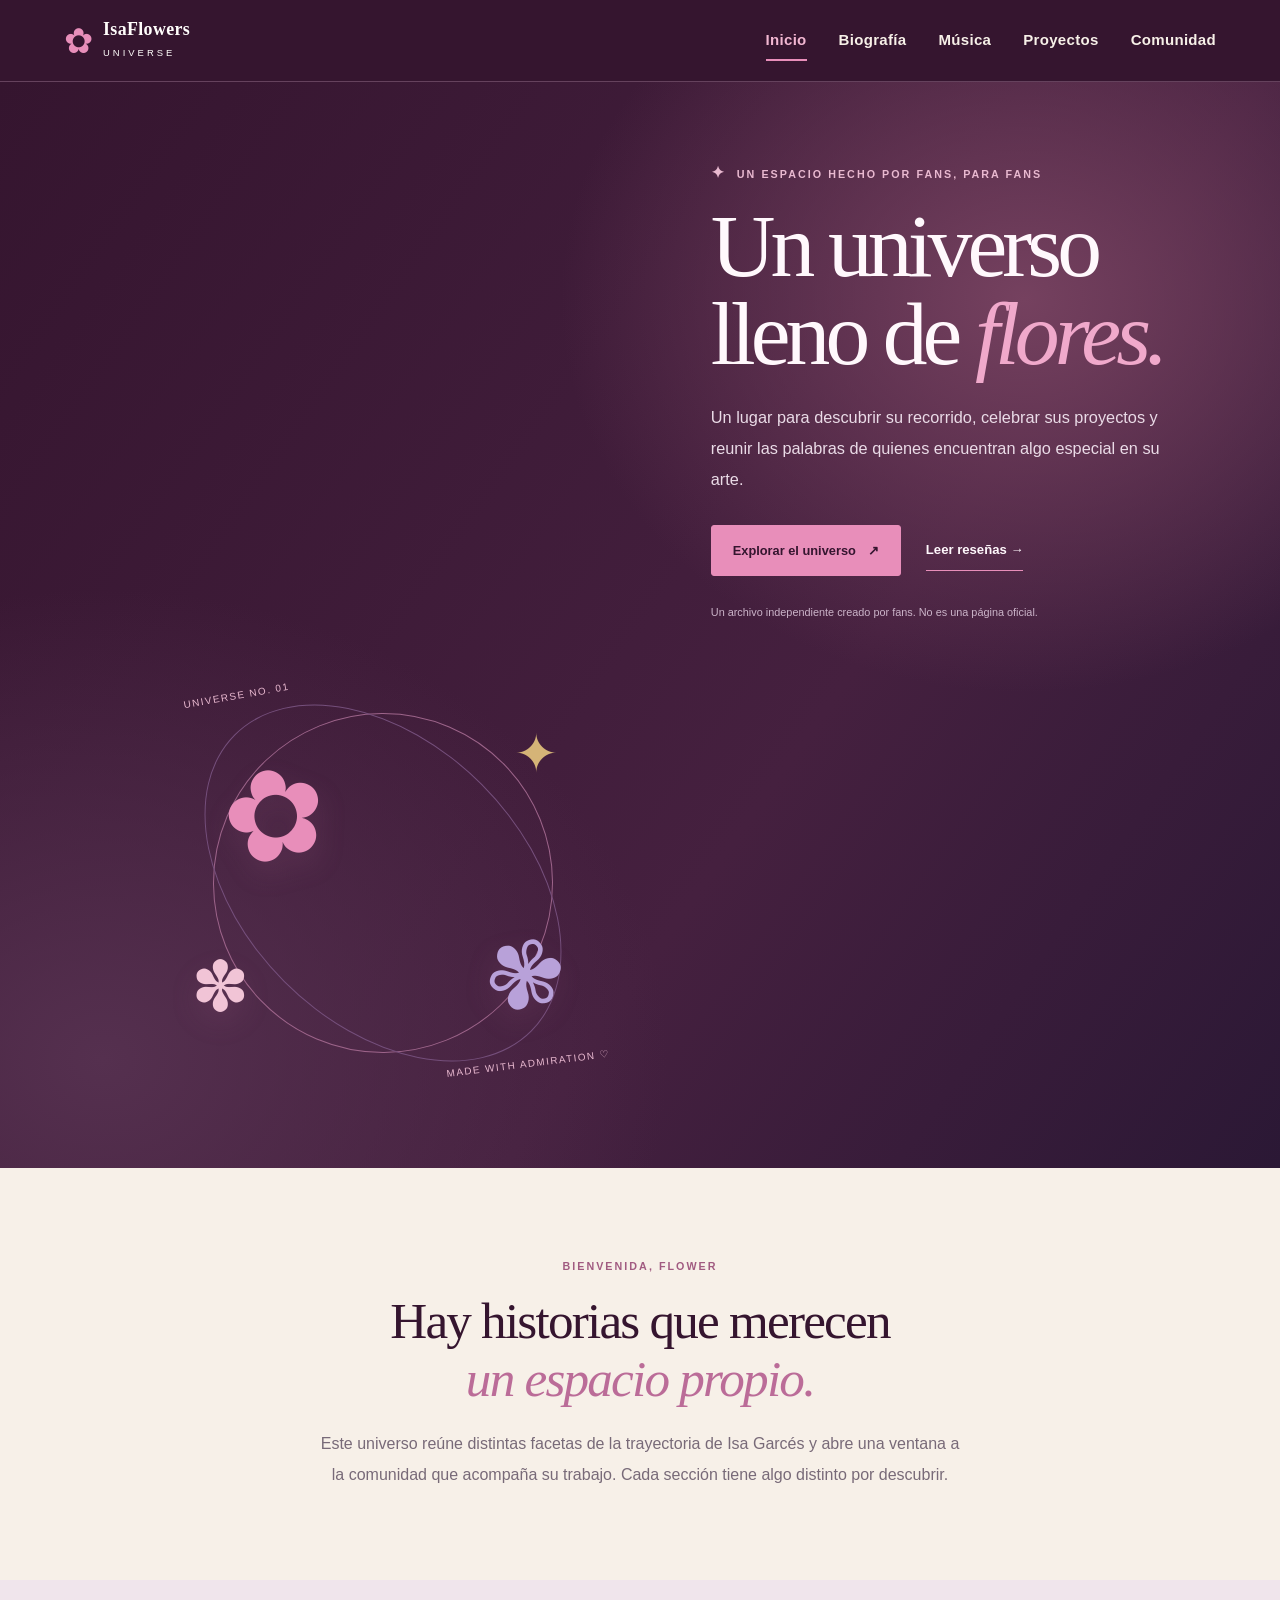
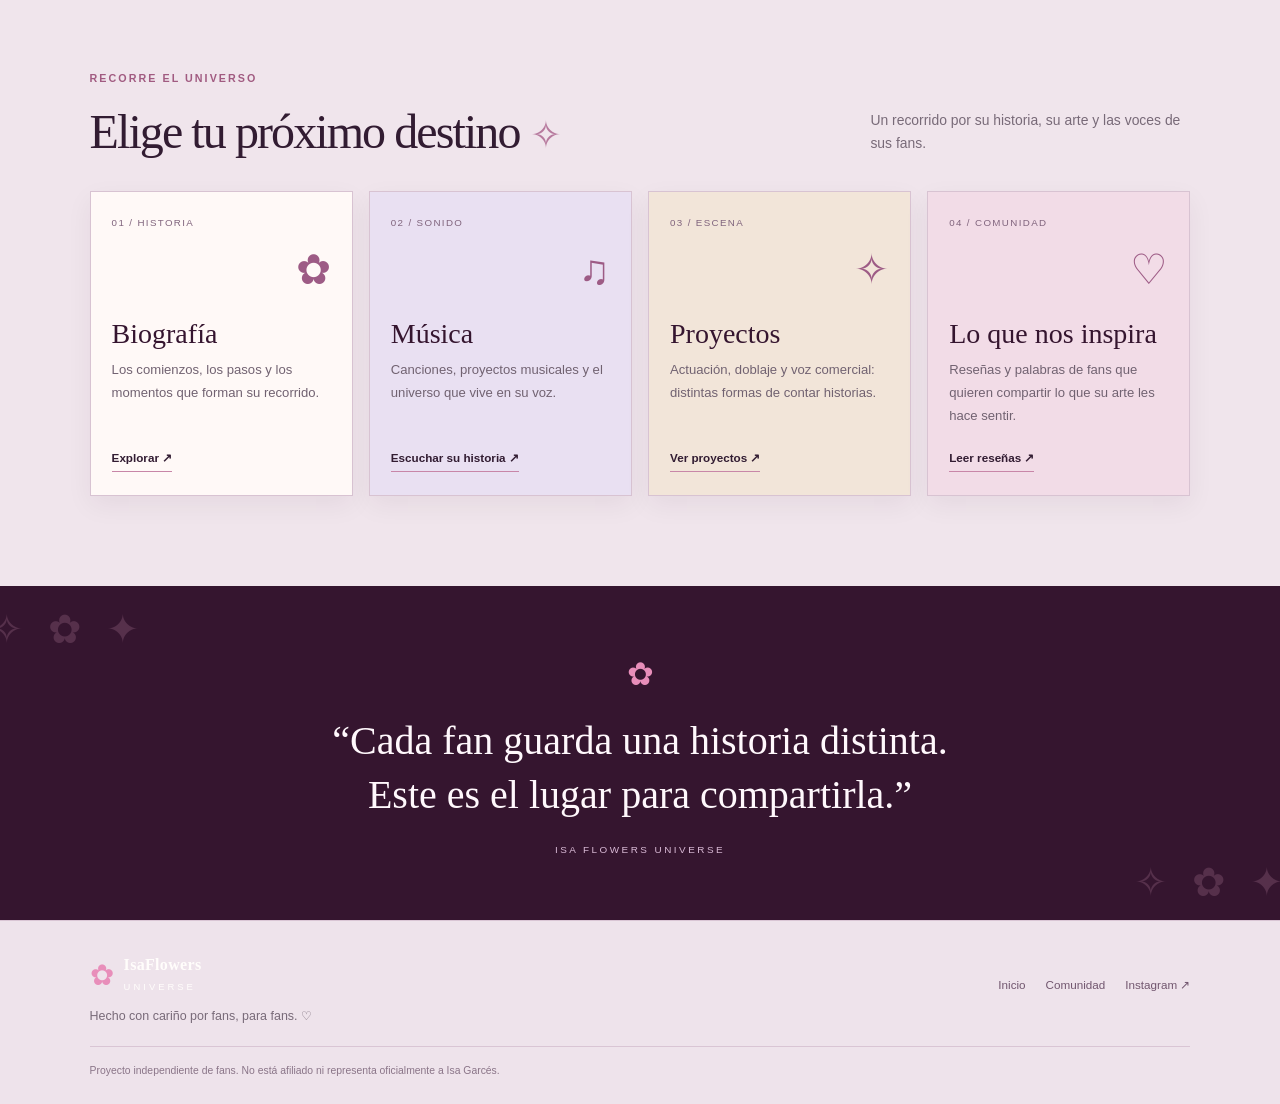
<file: index.html>
<doctype html>
<html lang="es">
<head>
  <meta charset="utf-8">
    <meta name="viewport" content="width=device-width, initial-scale=1"-->
  <meta name="theme-color" content="#26152f">
  <meta name="description" content="IsaFlowers Universe: un espacio creado por fans para celebrar la trayectoria artística de Isa Garcés.">
  <title>IsaFlowers Universe,Un universo de fans</title>
  <link rel="stylesheet" href="styles.css">
  <script src="script.js" defer></script>
</head>
<body>
  <a class="skip-link" href="#contenido">Saltar al contenido</a>
  <header class="site-header">
    <a class="brand" href="index.html" aria-label="IsaFlowers Universe, inicio">
      <span class="brand-mark">✿</span>
      <span><strong>IsaFlowers</strong><small>UNIVERSE</small></span>
    </a>
    <button class="menu-toggle" aria-expanded="false" aria-controls="main-nav" aria-label="Abrir menú">
      <span></span><span></span><span></span>
    </button>
    <nav id="main-nav" class="main-nav" aria-label="Navegación principal">
      <a class="active" href="index.html">Inicio</a>
      <a href="biografia.html">Biografía</a>
      <a href="musica.html">Música</a>
      <a href="proyectos.html">Proyectos</a>
      <a href="comunidad.html">Comunidad</a>
    </nav>
  </header>

  <main id="contenido">
    <section class="hero">
      <div class="hero-glow"></div>
      <div class="hero-copy">
        <p class="eyebrow"><span class="sparkle">✦</span> UN ESPACIO HECHO POR FANS, PARA FANS</p>
        <h1>Un universo<br>lleno de <em>flores.</em></h1>
        <p class="hero-intro">Un lugar para descubrir su recorrido, celebrar sus proyectos y reunir las palabras de quienes encuentran algo especial en su arte.</p>
        <div class="hero-actions">
          <a class="button button-primary" href="biografia.html">Explorar el universo <span aria-hidden="true">↗</span></a>
          <a class="text-link" href="comunidad.html">Leer reseñas <span aria-hidden="true">→</span></a>
        </div>
        <p class="independent-note">Un archivo independiente creado por fans. No es una página oficial.</p>
      </div>
      <div class="hero-art" aria-label="Ilustración decorativa de flores y estrellas">
        <div class="orbit orbit-one"></div><div class="orbit orbit-two"></div>
        <div class="moon">✦</div>
        <div class="flower flower-one">✿</div><div class="flower flower-two">✾</div>
        <div class="flower flower-three">✽</div>
        <div class="art-label label-top">universe no. 01</div>
        <div class="art-label label-bottom">made with admiration ♡</div>
      </div>
    </section>

    <section class="intro-strip section-pad">
      <p class="eyebrow">BIENVENIDA, FLOWER</p>
      <h2>Hay historias que merecen<br><em>un espacio propio.</em></h2>
      <p>Este universo reúne distintas facetas de la trayectoria de Isa Garcés y abre una ventana a la comunidad que acompaña su trabajo. Cada sección tiene algo distinto por descubrir.</p>
    </section>

    <section class="explore section-pad">
      <div class="section-heading">
        <div><p class="eyebrow">RECORRE EL UNIVERSO</p><h2>Elige tu próximo destino <span>✧</span></h2></div>
        <p>Un recorrido por su historia, su arte y las voces de sus fans.</p>
      </div>
      <div class="destination-grid">
        <a class="destination-card card-bio" href="biografia.html">
          <span class="card-number">01 / HISTORIA</span><span class="card-symbol">✿</span>
          <h3>Biografía</h3><p>Los comienzos, los pasos y los momentos que forman su recorrido.</p><span class="card-arrow">Explorar ↗</span>
        </a>
        <a class="destination-card card-music" href="musica.html">
          <span class="card-number">02 / SONIDO</span><span class="card-symbol">♫</span>
          <h3>Música</h3><p>Canciones, proyectos musicales y el universo que vive en su voz.</p><span class="card-arrow">Escuchar su historia ↗</span>
        </a>
        <a class="destination-card card-projects" href="proyectos.html">
          <span class="card-number">03 / ESCENA</span><span class="card-symbol">✧</span>
          <h3>Proyectos</h3><p>Actuación, doblaje y voz comercial: distintas formas de contar historias.</p><span class="card-arrow">Ver proyectos ↗</span>
        </a>
        <a class="destination-card card-community" href="comunidad.html">
          <span class="card-number">04 / COMUNIDAD</span><span class="card-symbol">♡</span>
          <h3>Lo que nos inspira</h3><p>Reseñas y palabras de fans que quieren compartir lo que su arte les hace sentir.</p><span class="card-arrow">Leer reseñas ↗</span>
        </a>
      </div>
    </section>

    <section class="quote-band">
      <span class="quote-flower">✿</span>
      <p>“Cada fan guarda una historia distinta.<br>Este es el lugar para compartirla.”</p>
      <span class="quote-credit">ISA FLOWERS UNIVERSE</span>
    </section>
  </main>

  <footer class="site-footer">
    <a class="brand footer-brand" href="index.html"><span class="brand-mark">✿</span><span><strong>IsaFlowers</strong><small>UNIVERSE</small></span></a>
    <p>Hecho con cariño por fans, para fans. ♡</p>
    <div class="footer-links"><a href="index.html">Inicio</a><a href="comunidad.html">Comunidad</a><a href="#" class="instagram-link" aria-label="Instagram del fandom">Instagram ↗</a></div>
    <small class="disclaimer">Proyecto independiente de fans. No está afiliado ni representa oficialmente a Isa Garcés.</small>
  </footer>
</body>
</html>
</file>
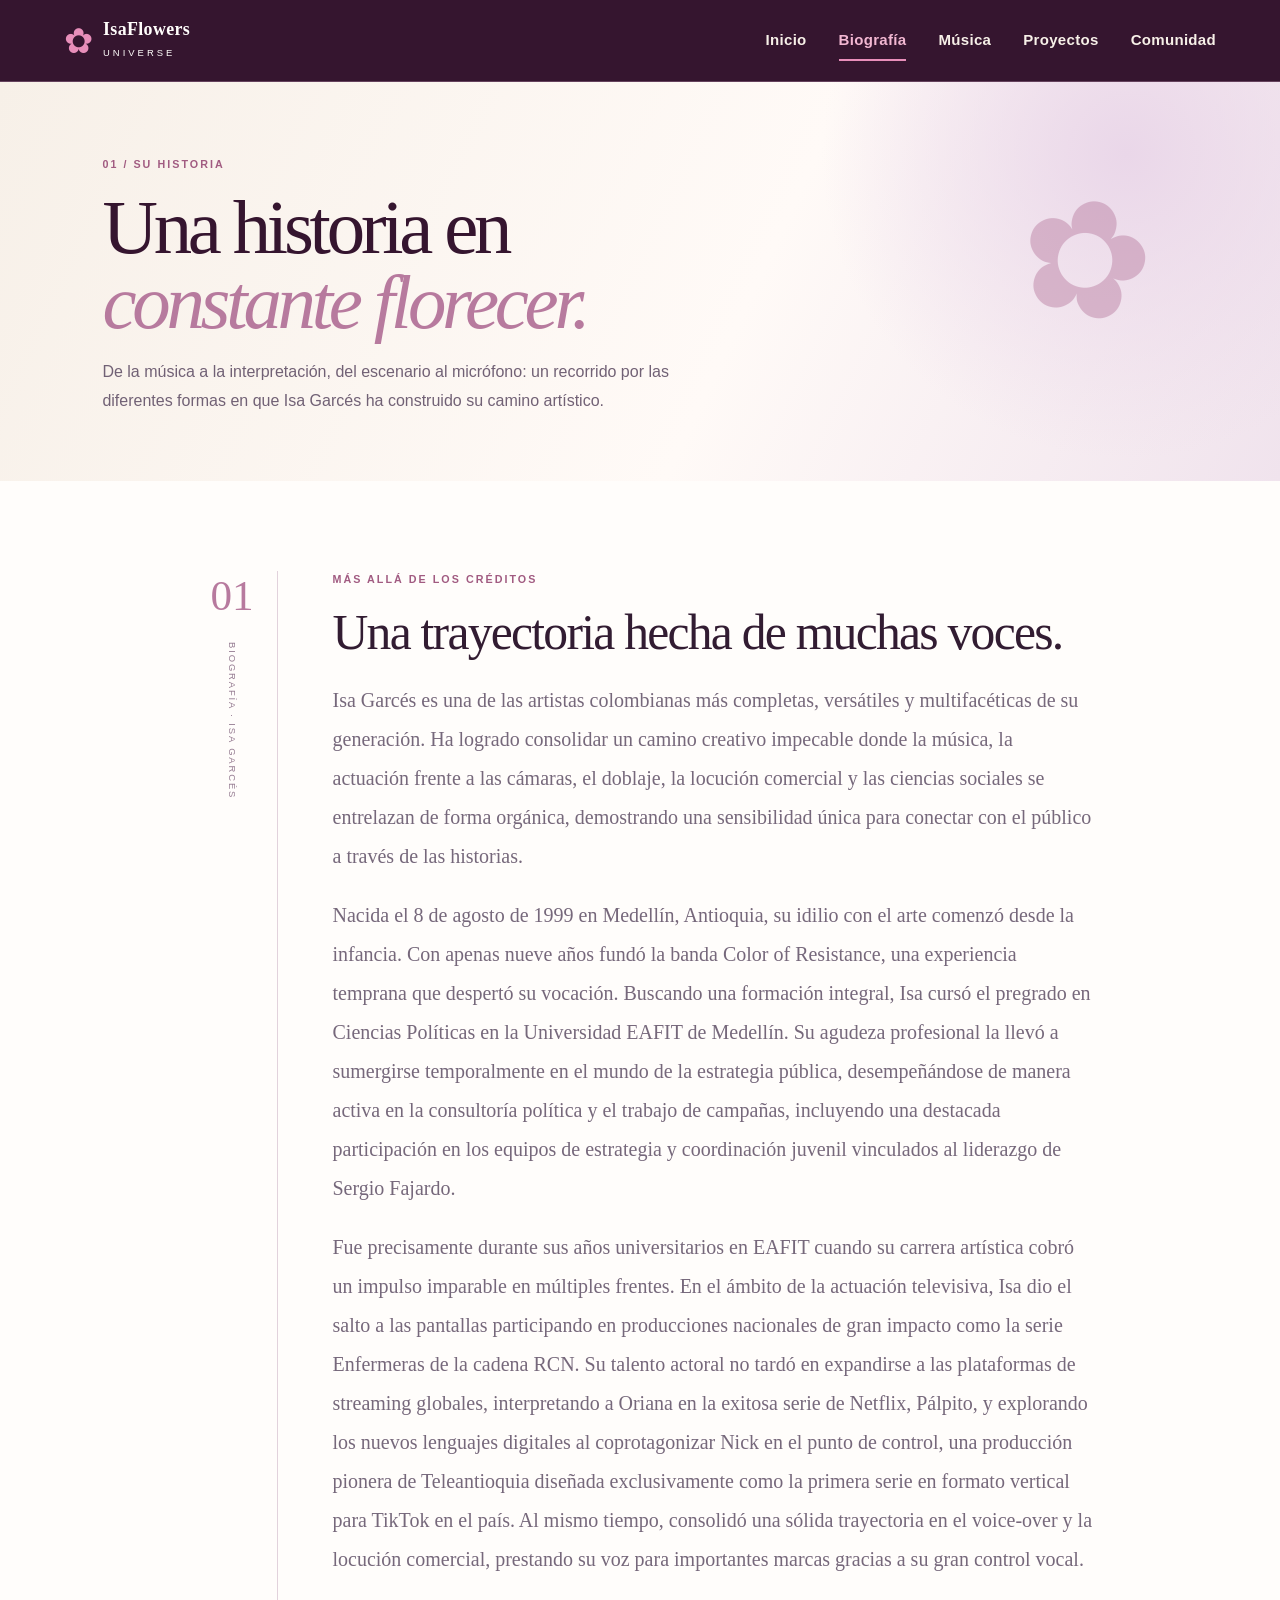
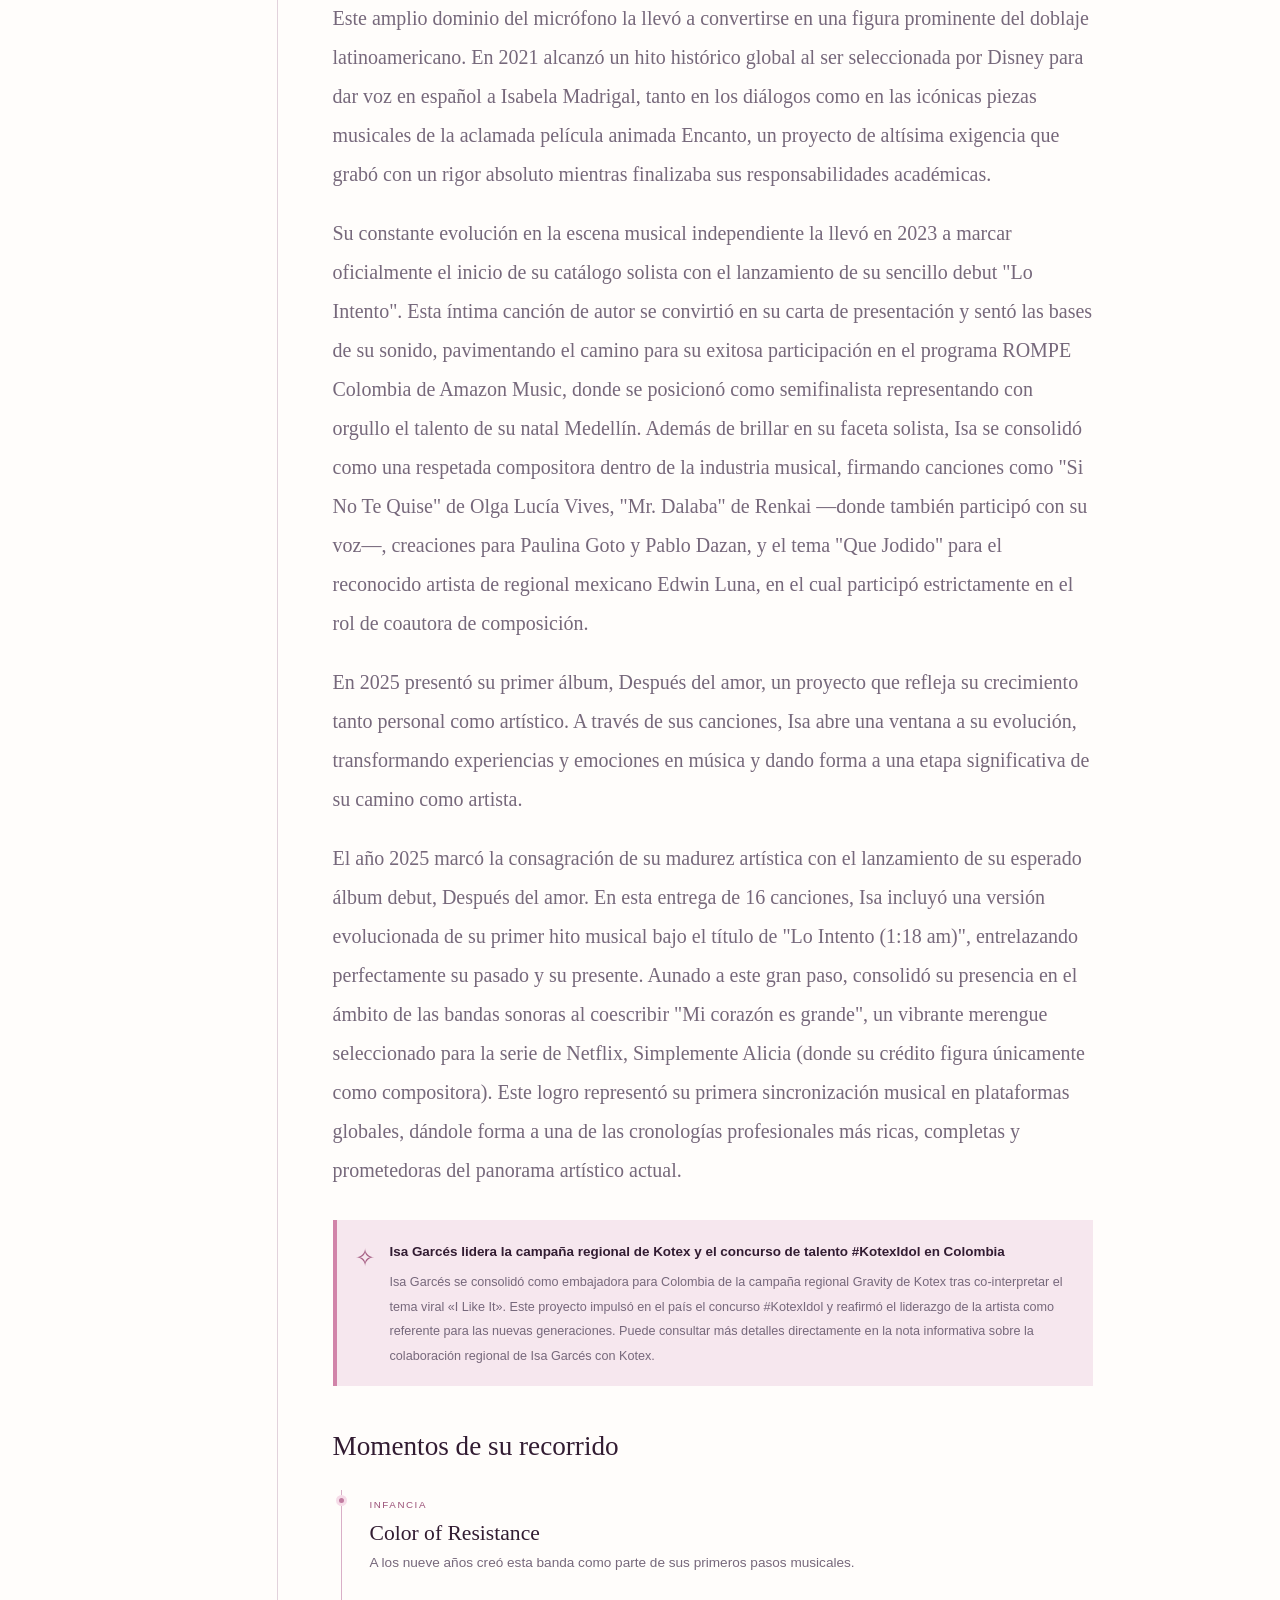
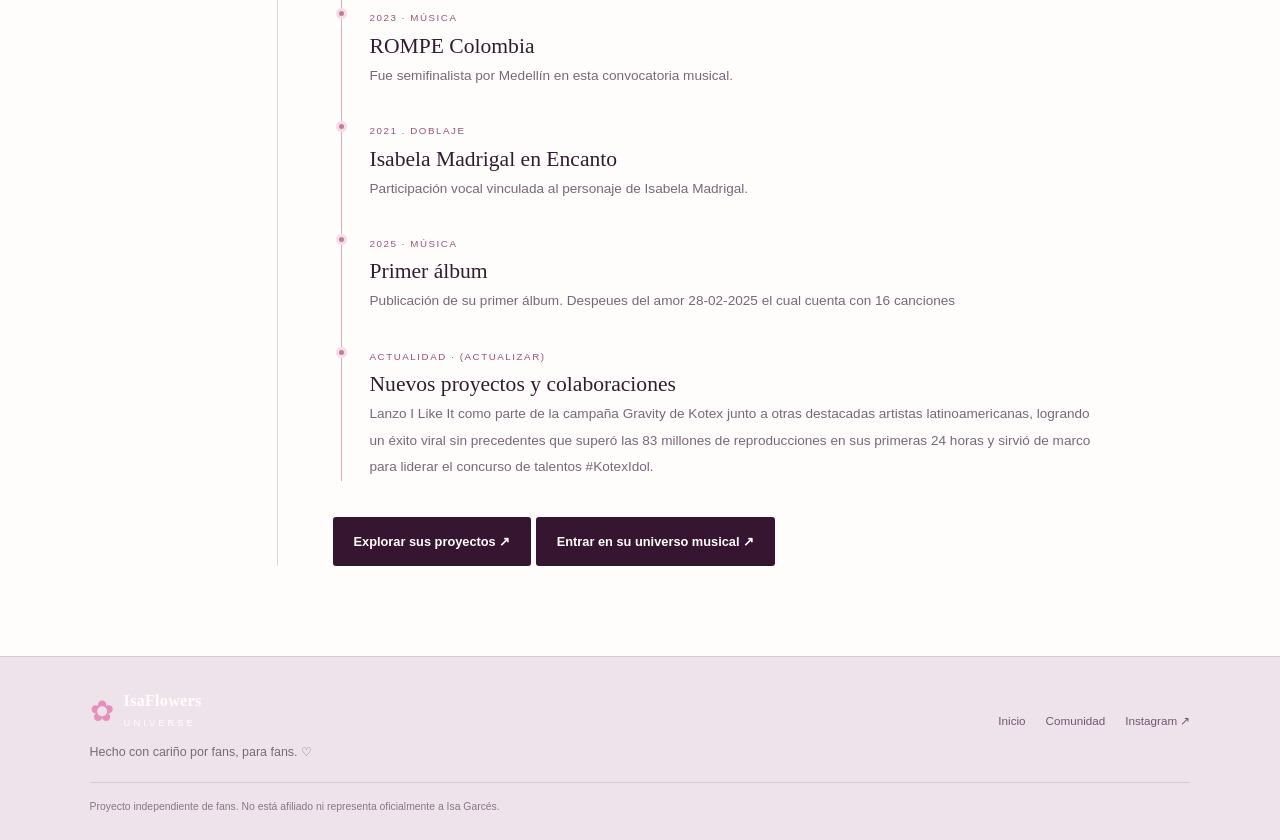
<file: biografia.html>
<!doctype html>
<html lang="es">
<head>
  <meta charset="utf-8">
  <meta name="viewport" content="width=device-width, initial-scale=1">
  <meta name="theme-color" content="#35152f">
  <meta name="description" content="Conoce la historia y el recorrido artístico de Isa Garcés en IsaFlowers Universe.">
  <title>Biografía — IsaFlowers Universe</title>
  <link rel="stylesheet" href="styles.css">
  <script src="script.js" defer></script>
</head>

<body>
<a class="skip-link" href="#contenido">Saltar al contenido</a>

<header class="site-header">
  <a class="brand" href="index.html">
    <span class="brand-mark">✿</span>
    <span><strong>IsaFlowers</strong><small>UNIVERSE</small></span>
  </a>

  <button class="menu-toggle" aria-expanded="false"
          aria-controls="main-nav" aria-label="Abrir menú">
    <span></span><span></span><span></span>
  </button>

  <nav id="main-nav" class="main-nav" aria-label="Navegación principal">
    <a href="index.html">Inicio</a>
    <a class="active" href="biografia.html">Biografía</a>
    <a href="musica.html">Música</a>
    <a href="proyectos.html">Proyectos</a>
    <a href="comunidad.html">Comunidad</a>
  </nav>
</header>

<main id="contenido">

  <section class="page-hero page-hero-bio">
    <p class="eyebrow">01 / SU HISTORIA</p>
    <h1>Una historia en<br><em>constante florecer.</em></h1>
    <p>
      De la música a la interpretación, del escenario al micrófono:
      un recorrido por las diferentes formas en que Isa Garcés
      ha construido su camino artístico.
    </p>
    <span class="page-deco" aria-hidden="true">✿</span>
  </section>

  <section class="editorial-layout section-pad">

    <div class="editorial-side">
      <span class="side-number">01</span>
      <span class="vertical-label">BIOGRAFÍA · ISA GARCÉS</span>
    </div>

    <article class="editorial-content">

      <p class="eyebrow">MÁS ALLÁ DE LOS CRÉDITOS</p>

      <h2>Una trayectoria hecha de muchas voces.</h2>

      <p class="lead">
       Isa Garcés es una de las artistas colombianas más completas, versátiles y multifacéticas de su generación. Ha logrado consolidar un camino creativo impecable donde la música, la actuación frente a las cámaras, el doblaje, la locución comercial y las ciencias sociales se entrelazan de forma orgánica, demostrando una sensibilidad única para conectar con el público a través de las historias.
      </p>

      <p class="lead">
       Nacida el 8 de agosto de 1999 en Medellín, Antioquia, su idilio con el arte comenzó desde la infancia. Con apenas nueve años fundó la banda Color of Resistance, una experiencia temprana que despertó su vocación. Buscando una formación integral, Isa cursó el pregrado en Ciencias Políticas en la Universidad EAFIT de Medellín. Su agudeza profesional la llevó a sumergirse temporalmente en el mundo de la estrategia pública, desempeñándose de manera activa en la consultoría política y el trabajo de campañas, incluyendo una destacada participación en los equipos de estrategia y coordinación juvenil vinculados al liderazgo de Sergio Fajardo.
      </p>

           <p class="lead">
        Fue precisamente durante sus años universitarios en EAFIT cuando su carrera artística cobró un impulso imparable en múltiples frentes. En el ámbito de la actuación televisiva, Isa dio el salto a las pantallas participando en producciones nacionales de gran impacto como la serie Enfermeras de la cadena RCN. Su talento actoral no tardó en expandirse a las plataformas de streaming globales, interpretando a Oriana en la exitosa serie de Netflix, Pálpito, y explorando los nuevos lenguajes digitales al coprotagonizar Nick en el punto de control, una producción pionera de Teleantioquia diseñada exclusivamente como la primera serie en formato vertical para TikTok en el país. Al mismo tiempo, consolidó una sólida trayectoria en el voice-over y la locución comercial, prestando su voz para importantes marcas gracias a su gran control vocal.
      </p>

      <p class="lead">
       Este amplio dominio del micrófono la llevó a convertirse en una figura prominente del doblaje latinoamericano. En 2021 alcanzó un hito histórico global al ser seleccionada por Disney para dar voz en español a Isabela Madrigal, tanto en los diálogos como en las icónicas piezas musicales de la aclamada película animada Encanto, un proyecto de altísima exigencia que grabó con un rigor absoluto mientras finalizaba sus responsabilidades académicas.
        
      </p>

      <p class="lead">
     Su constante evolución en la escena musical independiente la llevó en 2023 a marcar oficialmente el inicio de su catálogo solista con el lanzamiento de su sencillo debut "Lo Intento". Esta íntima canción de autor se convirtió en su carta de presentación y sentó las bases de su sonido, pavimentando el camino para su exitosa participación en el programa ROMPE Colombia de Amazon Music, donde se posicionó como semifinalista representando con orgullo el talento de su natal Medellín. Además de brillar en su faceta solista, Isa se consolidó como una respetada compositora dentro de la industria musical, firmando canciones como "Si No Te Quise" de Olga Lucía Vives, "Mr. Dalaba" de Renkai —donde también participó con su voz—, creaciones para Paulina Goto y Pablo Dazan, y el tema "Que Jodido" para el reconocido artista de regional mexicano Edwin Luna, en el cual participó estrictamente en el rol de coautora de composición.
        
      </p>

      <p class="lead">
      En 2025 presentó su primer álbum, Después del amor, un proyecto que refleja su crecimiento tanto personal como artístico. A través de sus canciones, Isa abre una ventana a su evolución, transformando experiencias y emociones en música y dando forma a una etapa significativa de su camino como artista.
      </p>

      <p class="lead">
      El año 2025 marcó la consagración de su madurez artística con el lanzamiento de su esperado álbum debut, Después del amor. En esta entrega de 16 canciones, Isa incluyó una versión evolucionada de su primer hito musical bajo el título de "Lo Intento (1:18 am)", entrelazando perfectamente su pasado y su presente. Aunado a este gran paso, consolidó su presencia en el ámbito de las bandas sonoras al coescribir "Mi corazón es grande", un vibrante merengue seleccionado para la serie de Netflix, Simplemente Alicia (donde su crédito figura únicamente como compositora). Este logro representó su primera sincronización musical en plataformas globales, dándole forma a una de las cronologías profesionales más ricas, completas y prometedoras del panorama artístico actual.
      </p>

    

      <div class="fact-note">
        <span aria-hidden="true">✧</span>
        <div>
          <strong>Isa Garcés lidera la campaña regional de Kotex y el concurso de talento #KotexIdol en Colombia
</strong>
          <p>
           Isa Garcés se consolidó como embajadora para Colombia de la campaña regional Gravity de Kotex tras co-interpretar el tema viral «I Like It». Este proyecto impulsó en el país el concurso #KotexIdol y reafirmó el liderazgo de la artista como referente para las nuevas generaciones. Puede consultar más detalles directamente en la nota informativa sobre la colaboración regional de Isa Garcés con Kotex.
          </p>
        </div>
      </div>

      <h3>Momentos de su recorrido</h3>

      <div class="timeline">

        <div class="timeline-item">
          <span class="timeline-dot"></span>
          <small>INFANCIA</small>
          <h4>Color of Resistance</h4>
          <p>
            A los nueve años creó esta banda como parte de sus
            primeros pasos musicales.
            
          </p>
        </div>

        <div class="timeline-item">
          <span class="timeline-dot"></span>
          <small>2023 · MÚSICA</small>
          <h4>ROMPE Colombia</h4>
          <p>
            Fue semifinalista por Medellín en esta convocatoria
            musical.
            
          </p>
        </div>

        <div class="timeline-item">
          <span class="timeline-dot"></span>
          <small>2021 . DOBLAJE</small>
          <h4>Isabela Madrigal en Encanto</h4>
          <p>
            Participación vocal vinculada al personaje de Isabela
            Madrigal.
          </p>
        </div>

        <div class="timeline-item">
          <span class="timeline-dot"></span>
          <small>2025 · MÚSICA</small>
          <h4>Primer álbum</h4>
          <p>
            Publicación de su primer álbum.
            Despeues del amor 28-02-2025 el cual cuenta con 16 canciones          </p>
        </div>

        <div class="timeline-item">
          <span class="timeline-dot"></span>
          <small>ACTUALIDAD · (ACTUALIZAR)</small>
          <h4>Nuevos proyectos y colaboraciones</h4>
          <p>
          Lanzo I Like It como parte de la campaña Gravity de Kotex junto a otras destacadas artistas latinoamericanas, logrando un éxito viral sin precedentes que superó las 83 millones de reproducciones en sus primeras 24 horas y sirvió de marco para liderar el concurso de talentos #KotexIdol. 
          </p>
        </div>

      </div>

      <a class="button button-dark" href="proyectos.html">
        Explorar sus proyectos ↗
      </a>

      <a class="button button-dark" href="musica.html">
        Entrar en su universo musical ↗
      </a>

    </article>
  </section>
</main>

<footer class="site-footer">
  <a class="brand footer-brand" href="index.html">
    <span class="brand-mark">✿</span>
    <span><strong>IsaFlowers</strong><small>UNIVERSE</small></span>
  </a>

  <p>Hecho con cariño por fans, para fans. ♡</p>

  <div class="footer-links">
    <a href="index.html">Inicio</a>
    <a href="comunidad.html">Comunidad</a>
    <a href="#" class="instagram-link">Instagram ↗</a>
  </div>

  <small class="disclaimer">
    Proyecto independiente de fans. No está afiliado ni representa
    oficialmente a Isa Garcés.
  </small>
</footer>

</body>
</html>
</file>
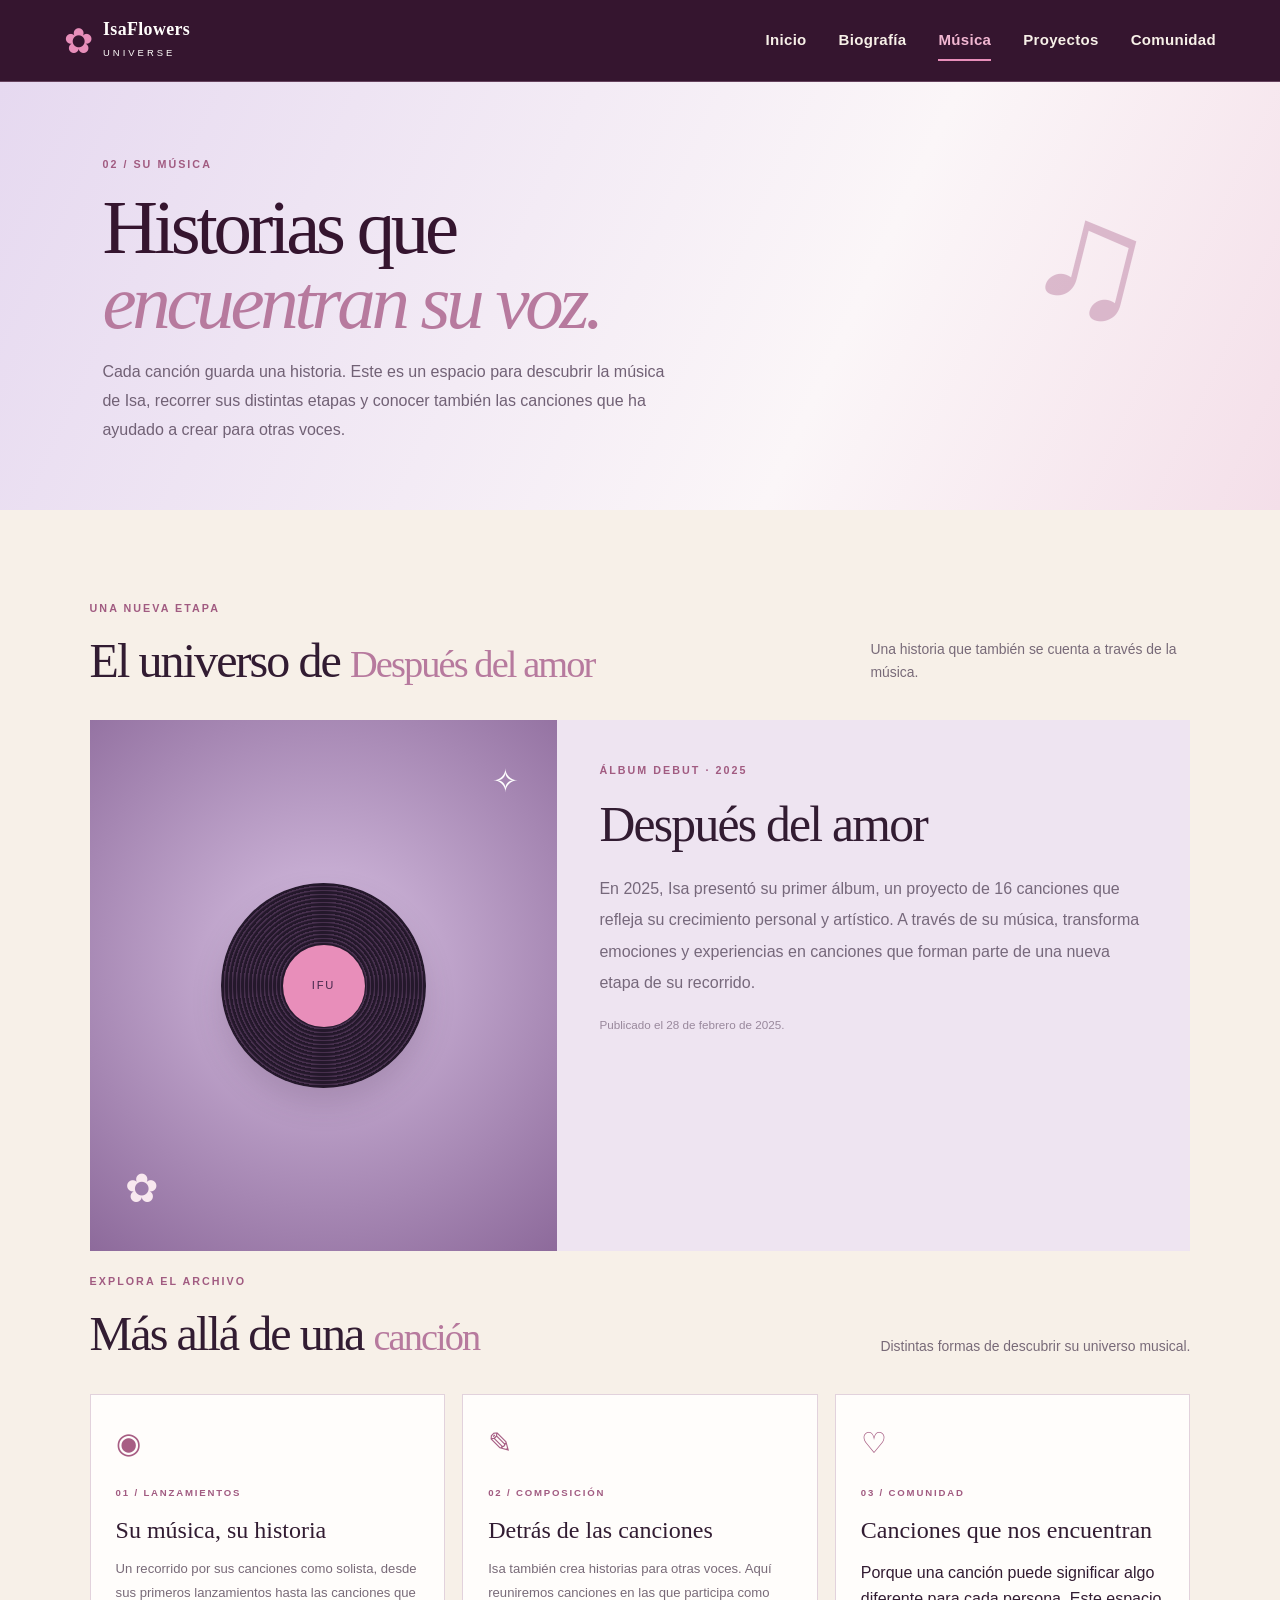
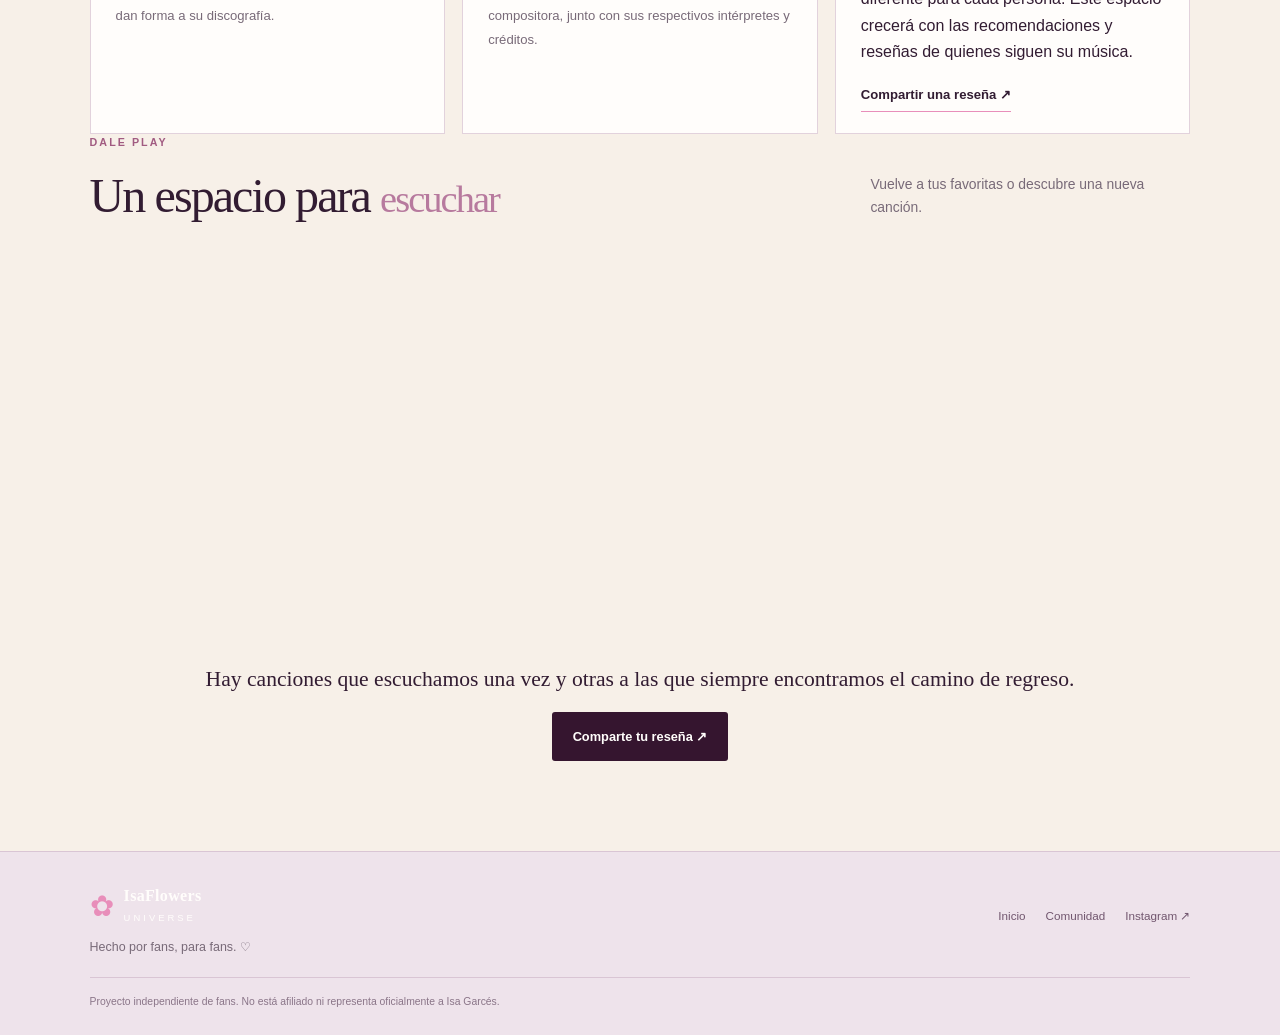
<file: musica.html>
<!doctype html>
<html lang="es">
<head>
  <meta charset="utf-8">
  <meta name="viewport" content="width=device-width, initial-scale=1">
  <meta name="theme-color" content="#26152f">
  <meta name="description" content="Explora el universo musical de Isa Garcés: sus canciones, álbumes, colaboraciones y composiciones.">
  <title>Música — IsaFlowers Universe</title>
  <link rel="stylesheet" href="styles.css">
  <script src="script.js" defer></script>
</head>

<body>
<a class="skip-link" href="#contenido">Saltar al contenido</a>

<header class="site-header">
  <a class="brand" href="index.html">
    <span class="brand-mark">✿</span>
    <span>
      <strong>IsaFlowers</strong>
      <small>UNIVERSE</small>
    </span>
  </a>

  <button class="menu-toggle" aria-expanded="false"
    aria-controls="main-nav" aria-label="Abrir menú">
    <span></span><span></span><span></span>
  </button>

  <nav id="main-nav" class="main-nav" aria-label="Navegación principal">
    <a href="index.html">Inicio</a>
    <a href="biografia.html">Biografía</a>
    <a class="active" href="musica.html">Música</a>
    <a href="proyectos.html">Proyectos</a>
    <a href="comunidad.html">Comunidad</a>
  </nav>
</header>

<main id="contenido">

  <!-- PORTADA -->
  <section class="page-hero page-hero-music">
    <p class="eyebrow">02 / SU MÚSICA</p>
    <h1>Historias que<br><em>encuentran su voz.</em></h1>
    <p>
      Cada canción guarda una historia. Este es un espacio para descubrir
      la música de Isa, recorrer sus distintas etapas y conocer también
      las canciones que ha ayudado a crear para otras voces.
    </p>
    <span class="page-deco" aria-hidden="true">♫</span>
  </section>

  <!-- ÁLBUM DESTACADO -->
  <section class="section-pad">

    <div class="section-heading">
      <div>
        <p class="eyebrow">UNA NUEVA ETAPA</p>
        <h2>El universo de <span>Después del amor</span></h2>
      </div>
      <p>Una historia que también se cuenta a través de la música.</p>
    </div>

    <article class="music-feature">
      <div class="record-art" aria-label="Ilustración decorativa de un disco">
        <div class="record">
          <span>IFU</span>
        </div>
        <span class="record-spark">✧</span>
        <span class="record-flower">✿</span>
      </div>

      <div class="music-feature-copy">
        <p class="eyebrow">ÁLBUM DEBUT · 2025</p>
        <h2>Después del amor</h2>
        <p>
          En 2025, Isa presentó su primer álbum, un proyecto de 16 canciones
          que refleja su crecimiento personal y artístico. A través de su
          música, transforma emociones y experiencias en canciones que
          forman parte de una nueva etapa de su recorrido.
        </p>
        <p class="small-note">
          Publicado el 28 de febrero de 2025.
        </p>
        
<iframe
  data-testid="embed-iframe"
  title="Después del amor — álbum de Isa Garcés"
  style="border-radius:12px"
  src="https://open.spotify.com/embed/album/5qSNWSprgE8qbNM2l2KJIj?utm_source=generator"
  width="100%"
  height="152"
  frameborder="0"
  allowfullscreen
  allow="autoplay; clipboard-write; encrypted-media; fullscreen; picture-in-picture"
  loading="lazy">
</iframe>

      </div>
    </article>

    <!-- SECCIONES MUSICALES -->
    <div class="section-heading">
      <div>
        <p class="eyebrow">EXPLORA EL ARCHIVO</p>
        <h2>Más allá de una <span>canción</span></h2>
      </div>
      <p>Distintas formas de descubrir su universo musical.</p>
    </div>

    <div class="three-cards">

      <article class="mini-card">
        <span class="mini-icon" aria-hidden="true">◉</span>
        <p class="eyebrow">01 / LANZAMIENTOS</p>
        <h3>Su música, su historia</h3>
        <p>
          Un recorrido por sus canciones como solista, desde sus primeros
          lanzamientos hasta las canciones que dan forma a su discografía.
        </p>
      </article>

      <article class="mini-card">
        <span class="mini-icon" aria-hidden="true">✎</span>
        <p class="eyebrow">02 / COMPOSICIÓN</p>
        <h3>Detrás de las canciones</h3>
        <p>
          Isa también crea historias para otras voces. Aquí reuniremos
          canciones en las que participa como compositora, junto con sus
          respectivos intérpretes y créditos.
        </p>
      </article>

      <article class="mini-card">
        <span class="mini-icon" aria-hidden="true">♡</span>
        <p class="eyebrow">03 / COMUNIDAD</p>
        <h3>Canciones que nos encuentran</h3>
        <p>
          Porque una canción puede significar algo diferente para cada
          persona. Este espacio crecerá con las recomendaciones y reseñas
          de quienes siguen su música.
        </p>
        <a class="text-link" href="comunidad.html">
          Compartir una reseña ↗
        </a>
      </article>

    </div>

    <!-- PLAYLIST -->
    <section class="playlist-section">
      <div class="section-heading">
        <div>
          <p class="eyebrow">DALE PLAY</p>
          <h2>Un espacio para <span>escuchar</span></h2>
        </div>
        <p>Vuelve a tus favoritas o descubre una nueva canción.</p>
      </div>

      <div class="playlist-frame">
        <iframe
          data-testid="embed-iframe"
          title="Playlist musical de IsaFlowers Universe en Spotify"
          style="border-radius:12px"
          src="https://open.spotify.com/embed/playlist/7mGHAjetnFMjNdT8hrKyDY?utm_source=generator"
          width="100%"
          height="352"
          frameborder="0"
          allowfullscreen
          allow="autoplay; clipboard-write; encrypted-media; fullscreen; picture-in-picture"
          loading="lazy">
        </iframe>
      </div>
    </section>

    <!-- CIERRE -->
    <div class="center-cta">
      <p>
        Hay canciones que escuchamos una vez y otras a las que siempre
        encontramos el camino de regreso.
      </p>
      <a class="button button-dark" href="comunidad.html">
        Comparte tu reseña ↗
      </a>
    </div>

  </section>
</main>

<footer class="site-footer">
  <a class="brand footer-brand" href="index.html">
    <span class="brand-mark">✿</span>
    <span>
      <strong>IsaFlowers</strong>
      <small>UNIVERSE</small>
    </span>
  </a>

  <p>Hecho por fans, para fans. ♡</p>

  <div class="footer-links">
    <a href="index.html">Inicio</a>
    <a href="comunidad.html">Comunidad</a>
    <a href="#" class="instagram-link">Instagram ↗</a>
  </div>

  <small class="disclaimer">
    Proyecto independiente de fans. No está afiliado ni representa
    oficialmente a Isa Garcés.
  </small>
</footer>

</body>
</html>
</file>
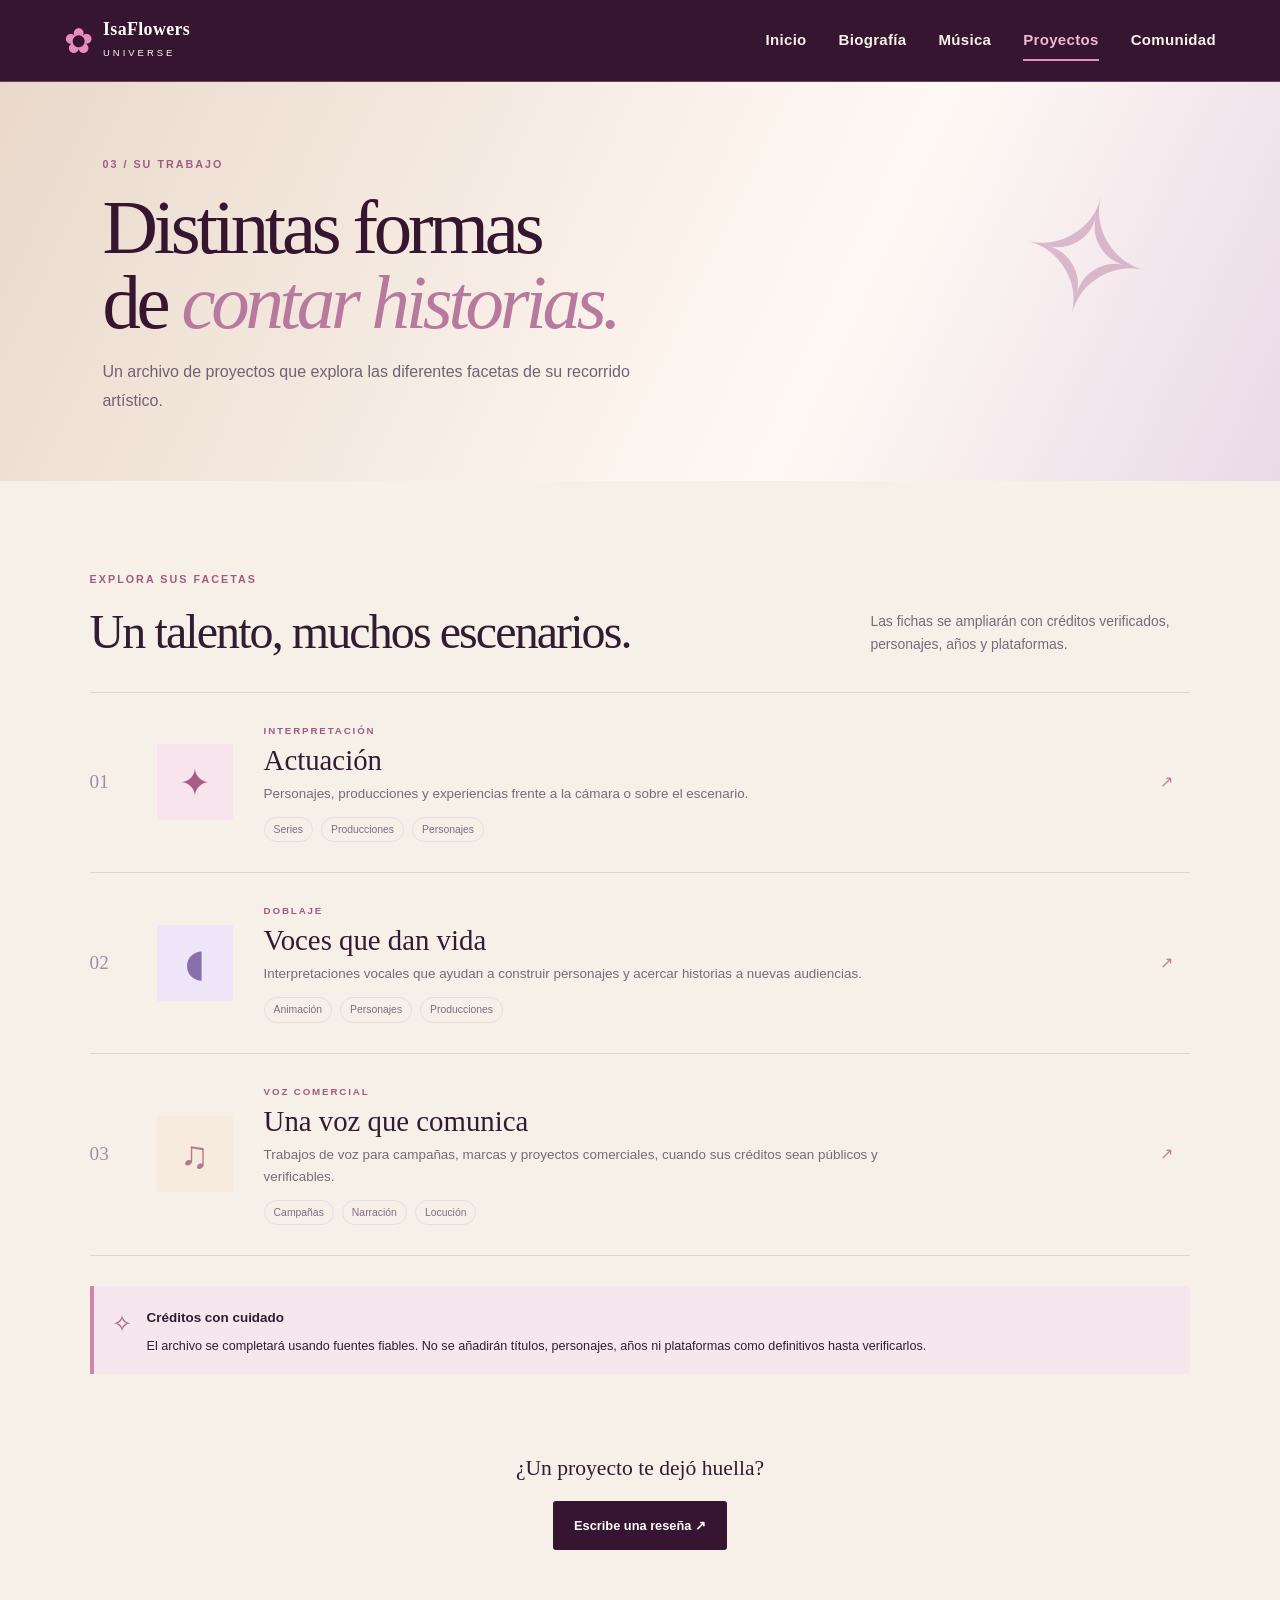
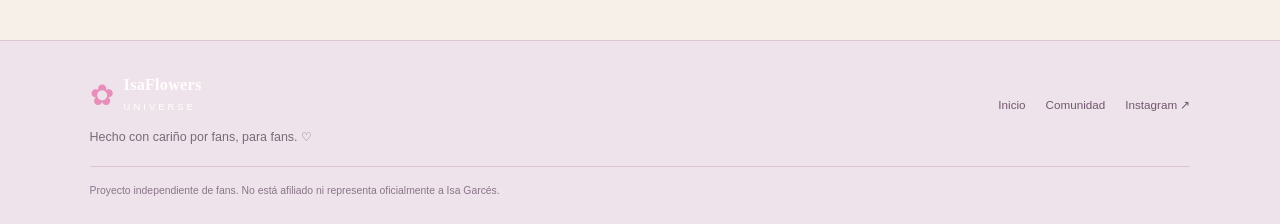
<file: proyectos.html>
<!doctype html>
<html lang="es">
<head><meta charset="utf-8"><meta name="viewport" content="width=device-width, initial-scale=1"><meta name="theme-color" content="#26152f"><title>Proyectos — IsaFlowers Universe</title><link rel="stylesheet" href="styles.css"><script src="script.js" defer></script></head>
<body>
<a class="skip-link" href="#contenido">Saltar al contenido</a>
<header class="site-header"><a class="brand" href="index.html"><span class="brand-mark">✿</span><span><strong>IsaFlowers</strong><small>UNIVERSE</small></span></a><button class="menu-toggle" aria-expanded="false" aria-controls="main-nav" aria-label="Abrir menú"><span></span><span></span><span></span></button><nav id="main-nav" class="main-nav" aria-label="Navegación principal"><a href="index.html">Inicio</a><a href="biografia.html">Biografía</a><a href="musica.html">Música</a><a class="active" href="proyectos.html">Proyectos</a><a href="comunidad.html">Comunidad</a></nav></header>
<main id="contenido">
  <section class="page-hero page-hero-projects"><p class="eyebrow">03 / SU TRABAJO</p><h1>Distintas formas<br>de <em>contar historias.</em></h1><p>Un archivo de proyectos que explora las diferentes facetas de su recorrido artístico.</p><span class="page-deco">✧</span></section>
  <section class="section-pad">
    <div class="section-heading"><div><p class="eyebrow">EXPLORA SUS FACETAS</p><h2>Un talento, muchos escenarios.</h2></div><p>Las fichas se ampliarán con créditos verificados, personajes, años y plataformas.</p></div>
    <div class="project-list">
      <article class="project-row"><div class="project-index">01</div><div class="project-symbol symbol-acting">✦</div><div class="project-copy"><p class="eyebrow">INTERPRETACIÓN</p><h3>Actuación</h3><p>Personajes, producciones y experiencias frente a la cámara o sobre el escenario.</p><div class="tag-row"><span>Series</span><span>Producciones</span><span>Personajes</span></div></div><span class="project-mark">↗</span></article>
      <article class="project-row"><div class="project-index">02</div><div class="project-symbol symbol-dubbing">◖</div><div class="project-copy"><p class="eyebrow">DOBLAJE</p><h3>Voces que dan vida</h3><p>Interpretaciones vocales que ayudan a construir personajes y acercar historias a nuevas audiencias.</p><div class="tag-row"><span>Animación</span><span>Personajes</span><span>Producciones</span></div></div><span class="project-mark">↗</span></article>
      <article class="project-row"><div class="project-index">03</div><div class="project-symbol symbol-voice">♫</div><div class="project-copy"><p class="eyebrow">VOZ COMERCIAL</p><h3>Una voz que comunica</h3><p>Trabajos de voz para campañas, marcas y proyectos comerciales, cuando sus créditos sean públicos y verificables.</p><div class="tag-row"><span>Campañas</span><span>Narración</span><span>Locución</span></div></div><span class="project-mark">↗</span></article>
    </div>
    <div class="fact-note wide-note"><span>✧</span><div><strong>Créditos con cuidado</strong><p>El archivo se completará usando fuentes fiables. No se añadirán títulos, personajes, años ni plataformas como definitivos hasta verificarlos.</p></div></div>
    <div class="center-cta"><p>¿Un proyecto te dejó huella?</p><a class="button button-dark" href="comunidad.html">Escribe una reseña ↗</a></div>
  </section>
</main>
<footer class="site-footer"><a class="brand footer-brand" href="index.html"><span class="brand-mark">✿</span><span><strong>IsaFlowers</strong><small>UNIVERSE</small></span></a><p>Hecho con cariño por fans, para fans. ♡</p><div class="footer-links"><a href="index.html">Inicio</a><a href="comunidad.html">Comunidad</a><a href="#" class="instagram-link">Instagram ↗</a></div><small class="disclaimer">Proyecto independiente de fans. No está afiliado ni representa oficialmente a Isa Garcés.</small></footer>
</body></html>
</file>
<file: styles.css>
:root{
  --ink:#291a30;--muted:#76687b;--paper:#fffaf8;--pink:#f2a7c3;--pink-soft:#fbe3ec;--lilac:#d8c5ef;--plum:#53375f;--line:#eadde9;--cream:#f8efe8;--white:#fff;
  --serif:Georgia,"Times New Roman",serif;--sans:Arial,Helvetica,sans-serif;--content:1160px
}
*{box-sizing:border-box}html{scroll-behavior:smooth}body{margin:0;background:var(--paper);color:var(--ink);font-family:var(--sans);line-height:1.65}a{color:inherit;text-decoration:none}button{font:inherit}.skip-link{position:absolute;left:-9999px;top:1rem;background:white;padding:.75rem;z-index:100}.skip-link:focus{left:1rem}
.site-header{min-height:82px;padding:0 max(5vw,24px);display:flex;align-items:center;justify-content:space-between;gap:30px;background:rgba(255,250,248,.96);border-bottom:1px solid rgba(234,221,233,.8);position:relative;z-index:10}.brand{display:inline-flex;align-items:center;gap:10px;flex-shrink:0}.brand-mark{font-size:2.2rem;color:#c66e9a;line-height:1}.brand strong{display:block;font-family:var(--serif);font-size:1.12rem;letter-spacing:.02em;line-height:1.1}.brand small{display:block;font-size:.59rem;letter-spacing:.32em;margin-top:5px;color:var(--muted)}.main-nav{display:flex;align-items:center;gap:clamp(16px,2.5vw,34px)}.main-nav a{font-size:.79rem;color:#67576c;position:relative;padding:8px 0}.main-nav a:hover,.main-nav a.active{color:#9f4776}.main-nav a.active:after{content:"";position:absolute;bottom:0;left:0;right:0;height:2px;background:var(--pink)}.menu-toggle{display:none;background:none;border:0;padding:8px}.menu-toggle span{display:block;width:24px;height:2px;background:var(--ink);margin:5px}
.hero{min-height:610px;padding:78px max(7vw,28px) 70px;display:grid;grid-template-columns:1.1fr .9fr;align-items:center;gap:35px;background:radial-gradient(ellipse at 80% 35%,#f8e3ed 0,transparent 37%),linear-gradient(120deg,#fffaf8 0%,#fff6f8 55%,#f5eafa 100%);overflow:hidden;position:relative}.hero-copy{max-width:620px;position:relative;z-index:1}.eyebrow{font-size:.67rem;letter-spacing:.19em;font-weight:700;color:#a15b81;margin:0 0 16px}.sparkle{font-size:1rem;margin-right:6px}.hero h1,.page-hero h1{font:normal clamp(3.6rem,7vw,6.3rem)/.98 var(--serif);letter-spacing:-.055em;margin:0 0 24px}.hero h1 em,.page-hero h1 em,.intro-strip h2 em{font-weight:400;color:#bb6c98}.hero-intro{max-width:510px;font-size:1.02rem;color:#6f6073;line-height:1.9}.hero-actions{display:flex;align-items:center;gap:25px;flex-wrap:wrap;margin-top:30px}.button{display:inline-flex;align-items:center;justify-content:center;gap:12px;padding:14px 21px;border-radius:3px;font-size:.8rem;font-weight:700;transition:transform .2s,box-shadow .2s}.button:hover{transform:translateY(-2px);box-shadow:0 8px 22px #3b1d321c}.button-primary{background:#5a3b62;color:white}.button-dark{background:var(--ink);color:white}.text-link{font-size:.82rem;font-weight:700;border-bottom:1px solid #d8a3bd;padding:9px 0}.independent-note{font-size:.68rem;color:#98899b;margin-top:28px}.hero-art{height:430px;max-width:480px;width:100%;justify-self:center;position:relative;display:grid;place-items:center}.orbit{position:absolute;border:1px solid #d9b5cf;border-radius:50%;width:340px;height:340px;transform:rotate(-22deg)}.orbit-two{width:420px;height:280px;transform:rotate(45deg);border-color:#e8cadc}.moon{position:absolute;top:42px;right:65px;font-size:3.3rem;color:#bd80a5}.flower{position:absolute;display:grid;place-items:center;border-radius:50%;font-size:7.8rem;line-height:1;text-shadow:0 12px 28px #9d5d8530}.flower-one{color:#d88eb1;left:80px;top:85px;transform:rotate(-15deg)}.flower-two{font-size:6rem;color:#9d82c0;right:58px;bottom:74px;transform:rotate(16deg)}.flower-three{font-size:4.4rem;color:#e9b4c8;left:48px;bottom:75px}.art-label{position:absolute;font-size:.62rem;letter-spacing:.15em;text-transform:uppercase;color:#95718e}.label-top{top:20px;left:40px;transform:rotate(-10deg)}.label-bottom{bottom:26px;right:12px;transform:rotate(-7deg)}
.section-pad{padding:90px max(7vw,28px)}.intro-strip{text-align:center;background:#fff;}.intro-strip h2{font:normal clamp(2.2rem,4vw,3.4rem)/1.15 var(--serif);margin:0 0 20px;letter-spacing:-.035em}.intro-strip>p:last-child{max-width:650px;margin:0 auto;color:var(--muted);line-height:1.9}.section-heading{display:flex;align-items:end;justify-content:space-between;gap:30px;margin-bottom:32px}.section-heading h2{font:normal clamp(2rem,4vw,3rem)/1.15 var(--serif);letter-spacing:-.04em;margin:0}.section-heading h2 span{color:#c783a7;font-size:.8em}.section-heading>p{max-width:320px;color:var(--muted);font-size:.87rem;margin:0 0 4px}.destination-grid{display:grid;grid-template-columns:repeat(4,1fr);gap:16px}.destination-card{min-height:305px;padding:23px 21px;display:flex;flex-direction:column;align-items:flex-start;border:1px solid #eddfeb;position:relative;overflow:hidden;transition:transform .2s,box-shadow .2s}.destination-card:hover{transform:translateY(-5px);box-shadow:0 16px 34px #3b1d3210}.card-bio{background:#f9e8ef}.card-music{background:#eee7f8}.card-projects{background:#f7eee6}.card-community{background:#f7e4e9}.card-number{font-size:.61rem;letter-spacing:.14em;color:#826e86}.card-symbol{font-size:2.6rem;align-self:flex-end;color:#a56a91;margin:5px 0 13px}.destination-card h3{font:normal 1.75rem var(--serif);margin:0 0 9px}.destination-card p{font-size:.82rem;color:#6f6073;line-height:1.75;margin:0 0 20px}.card-arrow{font-size:.73rem;font-weight:700;margin-top:auto;border-bottom:1px solid #d8a3bd;padding-bottom:4px}.quote-band{background:#34223b;color:white;text-align:center;padding:62px 24px}.quote-flower{font-size:2rem;color:#edb4cd}.quote-band p{font:normal clamp(1.6rem,3.2vw,2.5rem)/1.35 var(--serif);margin:13px 0 20px}.quote-credit{font-size:.62rem;letter-spacing:.25em;color:#d9bad6}
.site-footer{display:grid;grid-template-columns:1fr auto;gap:12px 30px;align-items:center;padding:35px max(7vw,28px) 25px;background:#fffaf8;border-top:1px solid var(--line)}.footer-brand .brand-mark{font-size:1.8rem}.footer-brand strong{font-size:1rem}.site-footer>p{font-size:.78rem;color:var(--muted);margin:0}.footer-links{display:flex;gap:20px;grid-column:2;grid-row:1;align-self:end}.footer-links a{font-size:.73rem;color:#7a687f}.disclaimer{grid-column:1/-1;color:#a091a2;font-size:.65rem;border-top:1px solid #f0e6ee;padding-top:15px;margin-top:7px}
.page-hero{min-height:355px;padding:74px max(8vw,28px) 65px;position:relative;overflow:hidden;background:linear-gradient(115deg,#f9e7ef,#fff6f8 65%,#efe4f7)}.page-hero h1{font-size:clamp(3.2rem,6vw,5.4rem);max-width:780px;margin-bottom:18px}.page-hero>p:not(.eyebrow){max-width:580px;color:#716175;margin:0;line-height:1.8}.page-deco{position:absolute;right:10%;top:45px;font-size:10rem;color:#dba3c2;opacity:.6;transform:rotate(14deg)}.page-hero-music{background:linear-gradient(115deg,#eee5f8,#fff8fb 70%,#f7e2eb)}.page-hero-projects{background:linear-gradient(115deg,#f6e9df,#fff8f5 70%,#f2e2f0)}.page-hero-community{background:linear-gradient(115deg,#f7e0ea,#fff7f8 70%,#eee4f7)}
.editorial-layout{display:grid;grid-template-columns:90px minmax(0,760px);gap:55px;justify-content:center;background:white}.editorial-side{border-right:1px solid var(--line);display:flex;flex-direction:column;align-items:center;gap:22px}.side-number{font:normal 2.7rem var(--serif);color:#c783a7}.vertical-label{writing-mode:vertical-rl;letter-spacing:.2em;font-size:.59rem;color:#a18da4}.editorial-content h2,.music-feature-copy h2,.submit-copy h2{font:normal clamp(2rem,4vw,3.1rem)/1.15 var(--serif);letter-spacing:-.035em;margin:0 0 20px}.editorial-content .lead{font:normal 1.25rem/1.8 var(--serif);color:#6d5b70}.editorial-content p:not(.eyebrow),.music-feature-copy p:not(.eyebrow){color:#76687b;line-height:1.95}.editorial-content h3{font:normal 1.7rem var(--serif);margin-top:45px}.fact-note{display:flex;gap:15px;background:#fbf0f5;border-left:3px solid #d995b6;padding:18px;margin:30px 0}.fact-note>span{font-size:1.5rem;color:#bb6c98}.fact-note strong{font-size:.84rem}.fact-note p{font-size:.79rem;margin:5px 0 0}.timeline{border-left:1px solid #e7cbdc;margin:28px 0 36px 8px;padding-left:28px}.timeline-item{position:relative;padding:0 0 27px}.timeline-item:last-child{padding-bottom:0}.timeline-dot{position:absolute;left:-34px;top:5px;width:11px;height:11px;background:#c87fa4;border:3px solid #f7e4ed;border-radius:50%}.timeline-item small{font-size:.61rem;letter-spacing:.16em;color:#a15b81}.timeline-item h4{font:normal 1.35rem var(--serif);margin:4px 0}.timeline-item p{font-size:.85rem;margin:0}
.music-feature{display:grid;grid-template-columns:.85fr 1.15fr;background:#f4e9f6;min-height:320px;margin-bottom:22px}.record-art{min-height:300px;display:grid;place-items:center;position:relative;background:radial-gradient(circle at 50% 45%,#e6c9e4,#c7b0dc)}.record{width:205px;height:205px;border-radius:50%;display:grid;place-items:center;background:repeating-radial-gradient(circle,#38283f 0 2px,#4b3555 3px 4px);box-shadow:0 15px 30px #3e254530}.record:before{content:"";width:82px;height:82px;border-radius:50%;background:#d995b6;position:absolute}.record span{z-index:1;font-size:.7rem;letter-spacing:.16em;color:#44264a}.record-spark{position:absolute;top:35px;right:38px;font-size:2rem;color:white}.record-flower{position:absolute;bottom:30px;left:35px;font-size:2.5rem;color:#fff0f6}.music-feature-copy{padding:42px;align-self:center}.small-note{font-size:.73rem!important;color:#99889c!important}.three-cards{display:grid;grid-template-columns:repeat(3,1fr);gap:17px}.mini-card{padding:25px;border:1px solid var(--line);background:#fff}.mini-icon{font-size:1.8rem;color:#bd7ea0}.mini-card .eyebrow{margin-top:18px;font-size:.6rem}.mini-card h3{font:normal 1.5rem var(--serif);margin:0 0 8px}.mini-card p:last-child{font-size:.82rem;color:var(--muted);line-height:1.8}.center-cta{text-align:center;padding:52px 20px 0}.center-cta p{font:normal 1.35rem var(--serif);margin:0 0 20px}
.project-list{border-top:1px solid var(--line)}.project-row{display:grid;grid-template-columns:45px 85px 1fr 30px;align-items:center;gap:22px;padding:30px 0;border-bottom:1px solid var(--line)}.project-index{font:normal 1.2rem var(--serif);color:#a38da6}.project-symbol{height:76px;width:76px;display:grid;place-items:center;font-size:2.4rem;color:#a45f88;background:#f7e4ed}.symbol-dubbing{background:#eee5f8;color:#8870ad}.symbol-voice{background:#f7eade;color:#b17b8d}.project-copy .eyebrow{font-size:.61rem;margin-bottom:5px}.project-copy h3{font:normal 1.8rem var(--serif);margin:0}.project-copy p:not(.eyebrow){font-size:.84rem;color:var(--muted);margin:6px 0 12px;max-width:680px}.tag-row{display:flex;gap:8px;flex-wrap:wrap}.tag-row span{border:1px solid #e9dbe8;padding:3px 9px;font-size:.65rem;color:#806c84;border-radius:20px}.project-mark{color:#bd7ea0}.wide-note{margin-top:30px}
.filter-row{display:flex;gap:9px;flex-wrap:wrap;margin:0 0 25px}.filter-button{border:1px solid #e7d6e4;background:transparent;padding:9px 15px;border-radius:30px;color:#806c84;font-size:.75rem;cursor:pointer}.filter-button:hover,.filter-button.active{background:#563a60;color:#fff;border-color:#563a60}.review-grid{display:grid;grid-template-columns:repeat(3,1fr);gap:17px}.review-card{background:#fff;border:1px solid var(--line);padding:24px;display:flex;flex-direction:column;min-height:300px}.review-top{display:flex;justify-content:space-between;align-items:center}.review-quote{font:normal 3rem/1 var(--serif);color:#d18eaf}.review-category{font-size:.55rem;letter-spacing:.13em;color:#a15b81;font-weight:700}.review-text{font:normal 1.1rem/1.8 var(--serif);color:#55465c;margin:17px 0 26px}.review-bottom{margin-top:auto;display:flex;align-items:center;gap:10px;border-top:1px solid #f0e5ed;padding-top:15px}.avatar{height:34px;width:34px;display:grid;place-items:center;border-radius:50%;font-family:var(--serif);font-size:1rem;color:#67435f}.avatar-pink{background:#f6d6e4}.avatar-lilac{background:#e5daf4}.avatar-peach{background:#f5e1d6}.review-bottom strong,.review-bottom small{display:block}.review-bottom strong{font-size:.74rem}.review-bottom small{font-size:.62rem;color:#a08fa2}.heart{margin-left:auto;color:#cc85a7;font-size:1.4rem}.demo-warning{display:flex;gap:10px;align-items:flex-start;font-size:.73rem;color:#8b798e;background:#f8f0f5;padding:14px 17px;margin:22px 0 55px}.demo-warning span{color:#b96c94}.submit-panel{display:grid;grid-template-columns:180px 1fr;gap:30px;align-items:center;background:#382640;color:#fff;padding:44px}.submit-decoration{font-size:6rem;display:grid;place-items:center;color:#e7a8c5;border:1px solid #795a80;border-radius:50%;width:145px;height:145px;justify-self:center}.submit-copy .eyebrow{color:#e7a8c5}.submit-copy h2{margin-bottom:12px}.submit-copy>p:not(.eyebrow){color:#e1d3e4;font-size:.87rem;line-height:1.85}.submit-copy .small-note{color:#c0adc5!important}.submit-panel .button{margin-top:8px}
@media(max-width:900px){.site-header{padding:0 25px}.main-nav{gap:15px}.main-nav a{font-size:.72rem}.hero{grid-template-columns:1fr .8fr;padding-left:6vw;padding-right:6vw}.hero-art{transform:scale(.85)}.destination-grid{grid-template-columns:repeat(2,1fr)}.destination-card{min-height:260px}.section-pad{padding:70px 6vw}.review-grid{grid-template-columns:repeat(2,1fr)}.review-card:last-child{grid-column:1/-1;min-height:240px}.editorial-layout{grid-template-columns:55px minmax(0,760px);gap:30px}}
@media(max-width:650px){.site-header{min-height:72px;padding:0 20px}.menu-toggle{display:block;cursor:pointer}.main-nav{display:none;position:absolute;top:71px;left:0;right:0;padding:14px 22px 22px;background:var(--paper);border-bottom:1px solid var(--line);box-shadow:0 12px 20px #39233a12;flex-direction:column;align-items:stretch;gap:0}.main-nav.open{display:flex}.main-nav a{font-size:.88rem;padding:12px 0;border-bottom:1px solid #f1e7ef}.main-nav a:last-child{border-bottom:0}.main-nav a.active:after{display:none}.hero{display:flex;flex-direction:column;align-items:stretch;padding:55px 24px 35px;gap:0;min-height:unset}.hero h1{font-size:clamp(3.4rem,15vw,5rem)}.hero-intro{font-size:.92rem}.hero-art{height:280px;max-width:330px;transform:none;margin:10px auto 0}.orbit{width:240px;height:240px}.orbit-two{width:300px;height:205px}.flower-one{left:48px;top:63px;font-size:5.7rem}.flower-two{right:37px;bottom:45px;font-size:4.8rem}.flower-three{left:32px;bottom:40px;font-size:3.5rem}.moon{right:42px;top:20px;font-size:2.5rem}.label-top{left:10px;top:5px}.label-bottom{right:0;bottom:8px}.section-pad{padding:56px 22px}.intro-strip h2{font-size:2.25rem}.section-heading{display:block;margin-bottom:25px}.section-heading>p{margin-top:13px}.destination-grid{grid-template-columns:1fr;gap:12px}.destination-card{min-height:220px;padding:20px}.card-symbol{font-size:2.2rem;margin:0 0 4px}.destination-card h3{font-size:1.6rem}.destination-card p{max-width:330px}.quote-band{padding:48px 20px}.site-footer{grid-template-columns:1fr;gap:15px;padding:30px 22px 22px}.site-footer>p{grid-row:auto}.footer-links{grid-column:1;grid-row:auto;flex-wrap:wrap;gap:16px}.disclaimer{grid-column:1}.page-hero{min-height:300px;padding:55px 23px 48px}.page-hero h1{font-size:clamp(3rem,13vw,4.5rem);position:relative;z-index:1}.page-hero>p:not(.eyebrow){font-size:.9rem;max-width:90%;position:relative;z-index:1}.page-deco{font-size:6rem;right:4%;top:20px;opacity:.35}.editorial-layout{display:block;padding:52px 23px}.editorial-side{display:none}.editorial-content h2,.music-feature-copy h2,.submit-copy h2{font-size:2.25rem}.editorial-content .lead{font-size:1.1rem}.music-feature{grid-template-columns:1fr}.record-art{min-height:250px}.record{width:170px;height:170px}.music-feature-copy{padding:27px 24px}.three-cards{grid-template-columns:1fr}.mini-card{padding:22px}.project-row{grid-template-columns:28px 58px 1fr;gap:12px;padding:23px 0}.project-symbol{width:55px;height:58px;font-size:1.8rem}.project-index{font-size:.95rem}.project-copy h3{font-size:1.45rem}.project-copy p:not(.eyebrow){font-size:.78rem}.project-mark{display:none}.tag-row span{font-size:.59rem}.review-grid{grid-template-columns:1fr}.review-card,.review-card:last-child{grid-column:auto;min-height:unset;padding:22px}.review-text{font-size:1.04rem}.submit-panel{grid-template-columns:1fr;padding:30px 23px;gap:20px}.submit-decoration{width:90px;height:90px;font-size:3.8rem}.submit-copy h2{font-size:2rem}.filter-row{gap:7px}.filter-button{font-size:.69rem;padding:8px 12px}}
@media(prefers-reduced-motion:reduce){html{scroll-behavior:auto}*,*::before,*::after{transition:none!important;animation:none!important}}


/* =========================================
   ISAFLOWERS UNIVERSE
   Rediseño: Editorial + Fan Universe
   Pegar al final de styles.css
========================================= */

:root {
    --plum: #35152F;
    --wine: #702B4B;
    --pink: #E88EBA;
    --lilac: #B8A1D9;
    --gold: #D5B477;
    --ivory: #F7F0E8;
    --white: #FFFDFB;
    --ink: #321C32;
    --muted: #786A78;
    --line: #E2D2DC;
}

/* Base */
body {
    background-color: var(--ivory);
    color: var(--ink);
}

/* Navegación oscura */
.site-header {
    background: rgba(53, 21, 47, 0.97);
    border-bottom: 1px solid #65425D;
    color: var(--white);
}

.brand-mark {
    color: var(--pink);
}

.brand small {
    color: #D7BFD2;
}

.main-nav a {
    color: #EAD9E7;
}

.main-nav a:hover,
.main-nav a.active {
    color: #F3B8D2;
}

.main-nav a.active::after {
    background: var(--pink);
}

.menu-toggle span {
    background: var(--white);
}

/* Portada: oscura, elegante y con profundidad */
.hero {
    background:
        radial-gradient(
            ellipse at 80% 20%,
            #75415F 0%,
            transparent 32%
        ),
        radial-gradient(
            ellipse at 8% 90%,
            #55304F 0%,
            transparent 34%
        ),
        linear-gradient(
            125deg,
            var(--plum),
            #45203F 62%,
            #2B1835
        );
    color: #FFF8FC;
}

.hero .eyebrow,
.hero .art-label {
    color: #E9B9D0;
}

.hero h1 em {
    color: #F0A9CB;
}

.hero-intro {
    color: #EADBE7;
}

.independent-note {
    color: #CBB4C9;
}

.orbit {
    border-color: #9D648A;
}

.orbit-two {
    border-color: #754F7C;
}

.moon {
    color: var(--gold);
}

.flower-one {
    color: var(--pink);
}

.flower-two {
    color: var(--lilac);
}

.flower-three {
    color: #F1C4D6;
}

/* Botones */
.button-primary {
    background: var(--pink);
    color: var(--plum);
    border: 1px solid var(--pink);
}

.button-primary:hover {
    background: #F4B4D2;
}

.button-dark {
    background: var(--plum);
    color: var(--white);
}

.text-link {
    border-color: var(--pink);
}

/* Introducciones claras */
.intro-strip {
    background: var(--ivory);
    color: var(--plum);
}

.intro-strip > p:last-child {
    color: var(--muted);
}

.section-heading h2 span {
    color: #B77A9E;
}

/* Tarjetas: cada sección con un matiz distinto */
.explore {
    background: #F0E5EC;
}

.destination-card {
    border: 1px solid #D8C3D2;
    box-shadow: 0 9px 25px rgba(53, 21, 47, 0.06);
    transition:
        transform 0.25s ease,
        box-shadow 0.25s ease;
}

.destination-card:hover {
    transform: translateY(-5px);
    box-shadow: 0 16px 34px rgba(53, 21, 47, 0.13);
}

.card-bio {
    background: #FFF9F7;
}

.card-music {
    background: #E9E0F2;
}

.card-projects {
    background: #F2E5D9;
}

.card-community {
    background: #F2DCE7;
}

.card-number {
    color: #80647D;
}

.card-symbol {
    color: #9D5B85;
}

.destination-card h3 {
    color: var(--plum);
}

.destination-card p {
    color: #716271;
}

.card-arrow {
    border-color: #C886A8;
}

/* Franja decorativa */
.quote-band {
    position: relative;
    overflow: hidden;
    background: var(--plum);
    color: #FFF8FC;
}

.quote-band::before,
.quote-band::after {
    content: "✧  ✿  ✦";
    position: absolute;
    color: #D89BBB;
    opacity: 0.2;
    font-size: 2.5rem;
    letter-spacing: 0.4rem;
    pointer-events: none;
}

.quote-band::before {
    left: -10px;
    top: 10px;
}

.quote-band::after {
    right: -10px;
    bottom: 5px;
}

.quote-flower {
    color: var(--pink);
}

.quote-credit {
    color: #D9BAD6;
}

/* Cabeceras de páginas interiores */
.page-hero {
    background:
        radial-gradient(
            circle at 88% 18%,
            #EAD7E9 0%,
            transparent 26%
        ),
        linear-gradient(
            115deg,
            var(--ivory),
            #FFFAF7 58%,
            #F0E3ED
        );
    color: var(--plum);
}

.page-hero h1 em {
    color: #B77A9E;
}

.page-hero-music {
    background: linear-gradient(
        115deg,
        #E6D9F0,
        #FBF6F8 65%,
        #F4DFE9
    );
}

.page-hero-projects {
    background: linear-gradient(
        115deg,
        #EAD9CB,
        #FFF9F4 65%,
        #EAD9E7
    );
}

.page-hero-community {
    background: linear-gradient(
        115deg,
        #F0D9E5,
        #FFF8F6 65%,
        #E4D9EF
    );
}

.page-deco {
    color: #B77A9E;
    opacity: 0.45;
}

/* Biografía y línea de tiempo */
.editorial-layout {
    background: var(--white);
}

.side-number {
    color: #B77A9E;
}

.vertical-label {
    color: #957B91;
}

.editorial-content .lead {
    color: #6B526A;
}

.fact-note {
    background: #F6E7EE;
    border-left: 4px solid #D184A9;
}

.fact-note > span {
    color: #A65F84;
}

.timeline {
    border-left-color: #D9AFC7;
}

.timeline-dot {
    background: #C17BA0;
    border-color: #F6DCE8;
}

.timeline-item small {
    color: #9A5077;
}

/* Música */
.music-feature {
    background: #EEE4F1;
}

.record-art {
    background: radial-gradient(
        circle at 50% 45%,
        #D7C0E2,
        #8D6A9B
    );
}

.record {
    background: repeating-radial-gradient(
        circle,
        #24182B 0 2px,
        #47304E 3px 4px
    );
}

.record::before {
    background: var(--pink);
}

.record-flower {
    color: #F8E8EF;
}

.mini-card {
    background: var(--white);
    border-color: var(--line);
}

.mini-icon {
    color: #A75D83;
}

/* Proyectos */
.project-list {
    border-top-color: var(--line);
}

/* Comunidad y reseñas */
.demo-warning {
    color: #755E76;
    background: #F5E9F0;
}

.demo-warning span {
    color: #A65B83;
}

.submit-panel {
    background: var(--plum);
    border: 1px solid #65425D;
}

.submit-decoration {
    color: #E8A7C8;
    border-color: #8A5D7D;
}

.submit-copy .eyebrow {
    color: #E8A7C8;
}

.submit-copy > p:not(.eyebrow) {
    color: #E7D7E5;
}

.submit-copy .small-note {
    color: #CDB8CD !important;
}

.filter-button {
    border-color: #D9C5D4;
}

.filter-button.active,
.filter-button:hover {
    background: var(--plum);
    color: var(--white);
    border-color: var(--plum);
}

.review-card {
    background: #FFFAF7;
    border-color: var(--line);
}

.heart {
    color: #C16E99;
}

/* Pie de página claro */
.site-footer {
    background: #EEE3EB;
    border-top: 1px solid #D9C5D4;
}

.footer-links a {
    color: #71566E;
}

.disclaimer {
    border-top-color: #D9C5D4;
    color: #8A7588;
}

/* Adaptación a móviles */
@media (max-width: 650px) {
    .hero {
        background:
            radial-gradient(
                ellipse at 90% 22%,
                #75415F 0%,
                transparent 33%
            ),
            linear-gradient(
                150deg,
                var(--plum),
                #45203F 68%,
                #2B1835
            );
    }

    .site-footer {
        background: #EEE3EB;
    }
}

/* =========================================
   NAVBAR — MEJOR CONTRASTE Y LEGIBILIDAD
========================================= */

.site-header {
    background: #35152F;
    color: #FFFDFB;
}

.brand,
.brand-name,
.brand small {
    color: #FFFDFB;
}

.brand-mark {
    color: #E88EBA;
}

.main-nav a {
    color: #F7F0E8;
    font-family: Arial, Helvetica, sans-serif;
    font-size: 0.94rem;
    font-weight: 600;
    letter-spacing: 0.02em;
    text-decoration: none;
    opacity: 1;
    transition: color 0.2s ease;
}

.main-nav a:hover,
.main-nav a:focus-visible {
    color: #F2B7D2;
}

.main-nav a.active {
    color: #F2B7D2;
    font-weight: 700;
}

.main-nav a.active::after {
    background: #E88EBA;
    height: 2px;
}

.menu-toggle {
    color: #FFFDFB;
    border-color: #A87598;
}

.menu-toggle span {
    background: #FFFDFB;
}

/* Menú móvil */
@media (max-width: 768px) {
    .main-nav {
        background: #35152F;
        border-top: 1px solid #65425D;
    }

    .main-nav a {
        color: #FFFDFB;
        font-size: 1rem;
        padding: 12px 16px;
    }

    .main-nav a:hover,
    .main-nav a.active {
        color: #F2B7D2;
        background: rgba(232, 142, 186, 0.09);
    }
}
</file>
